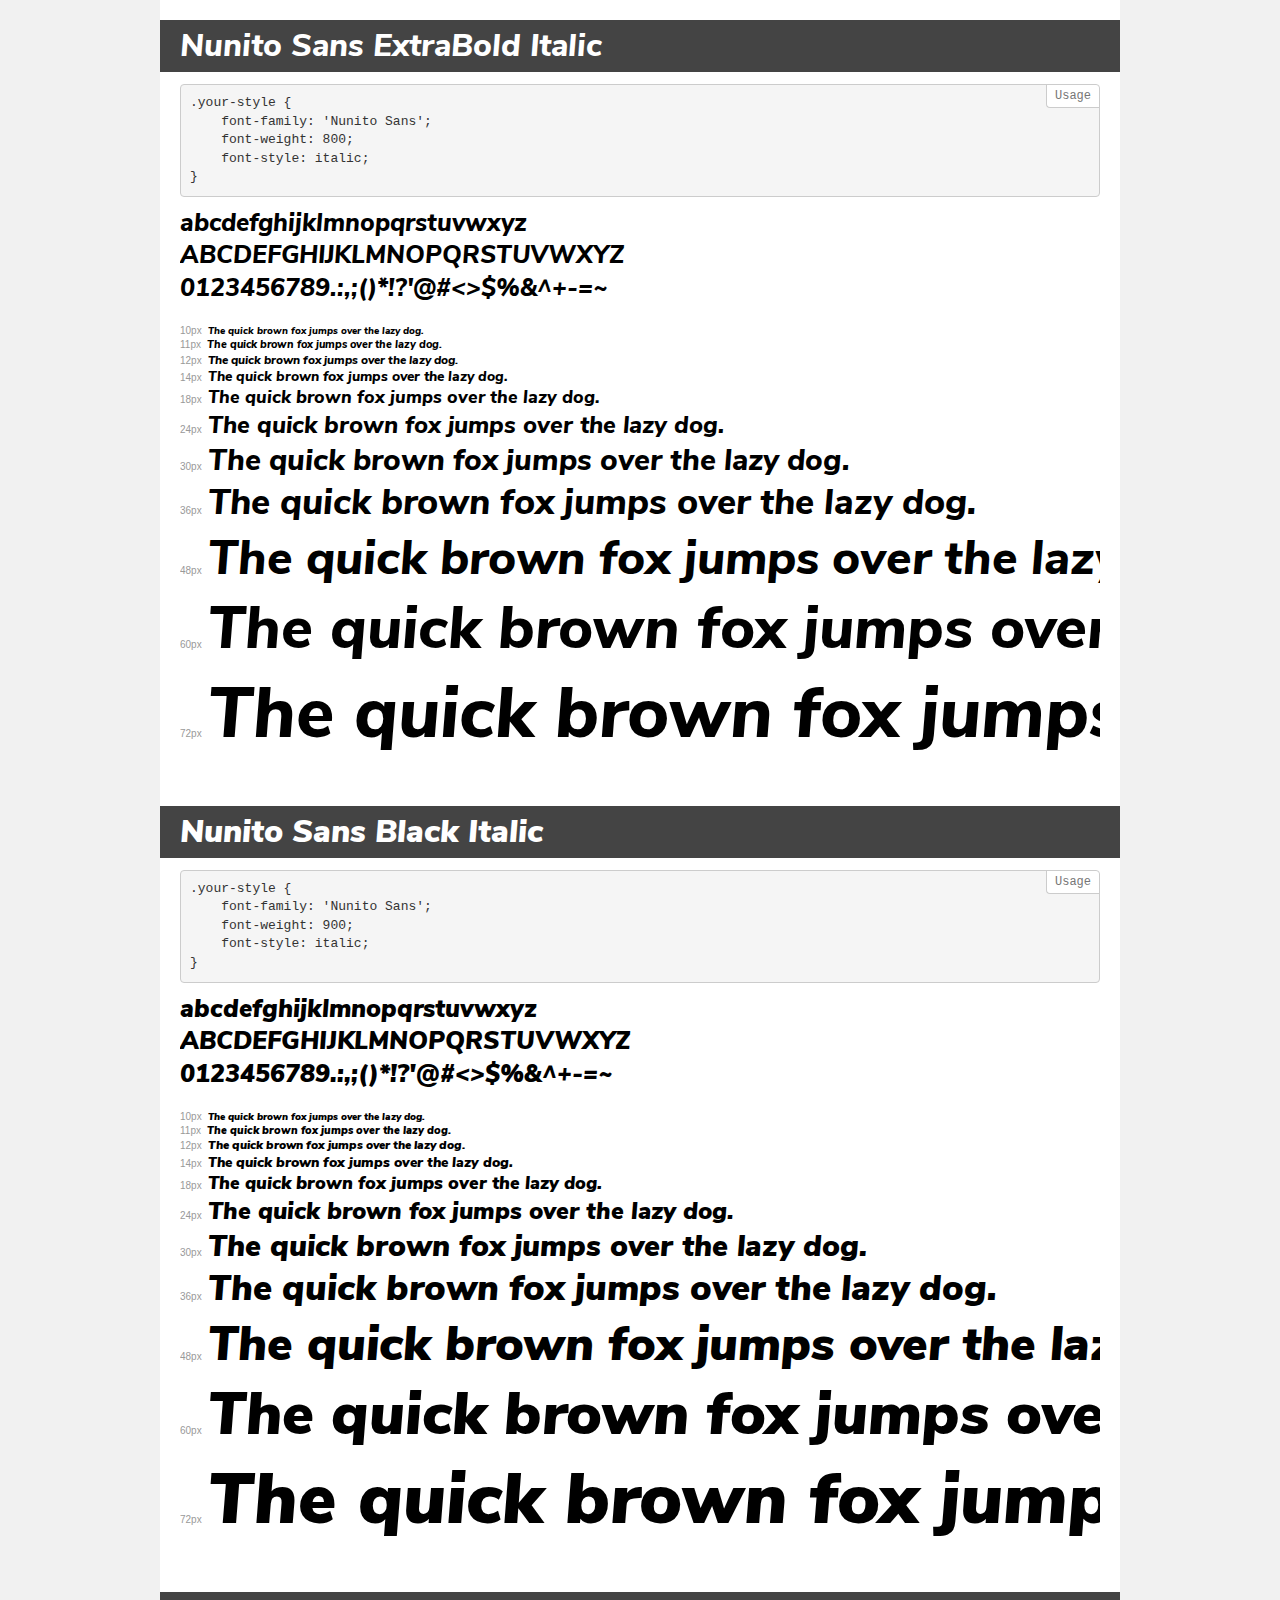
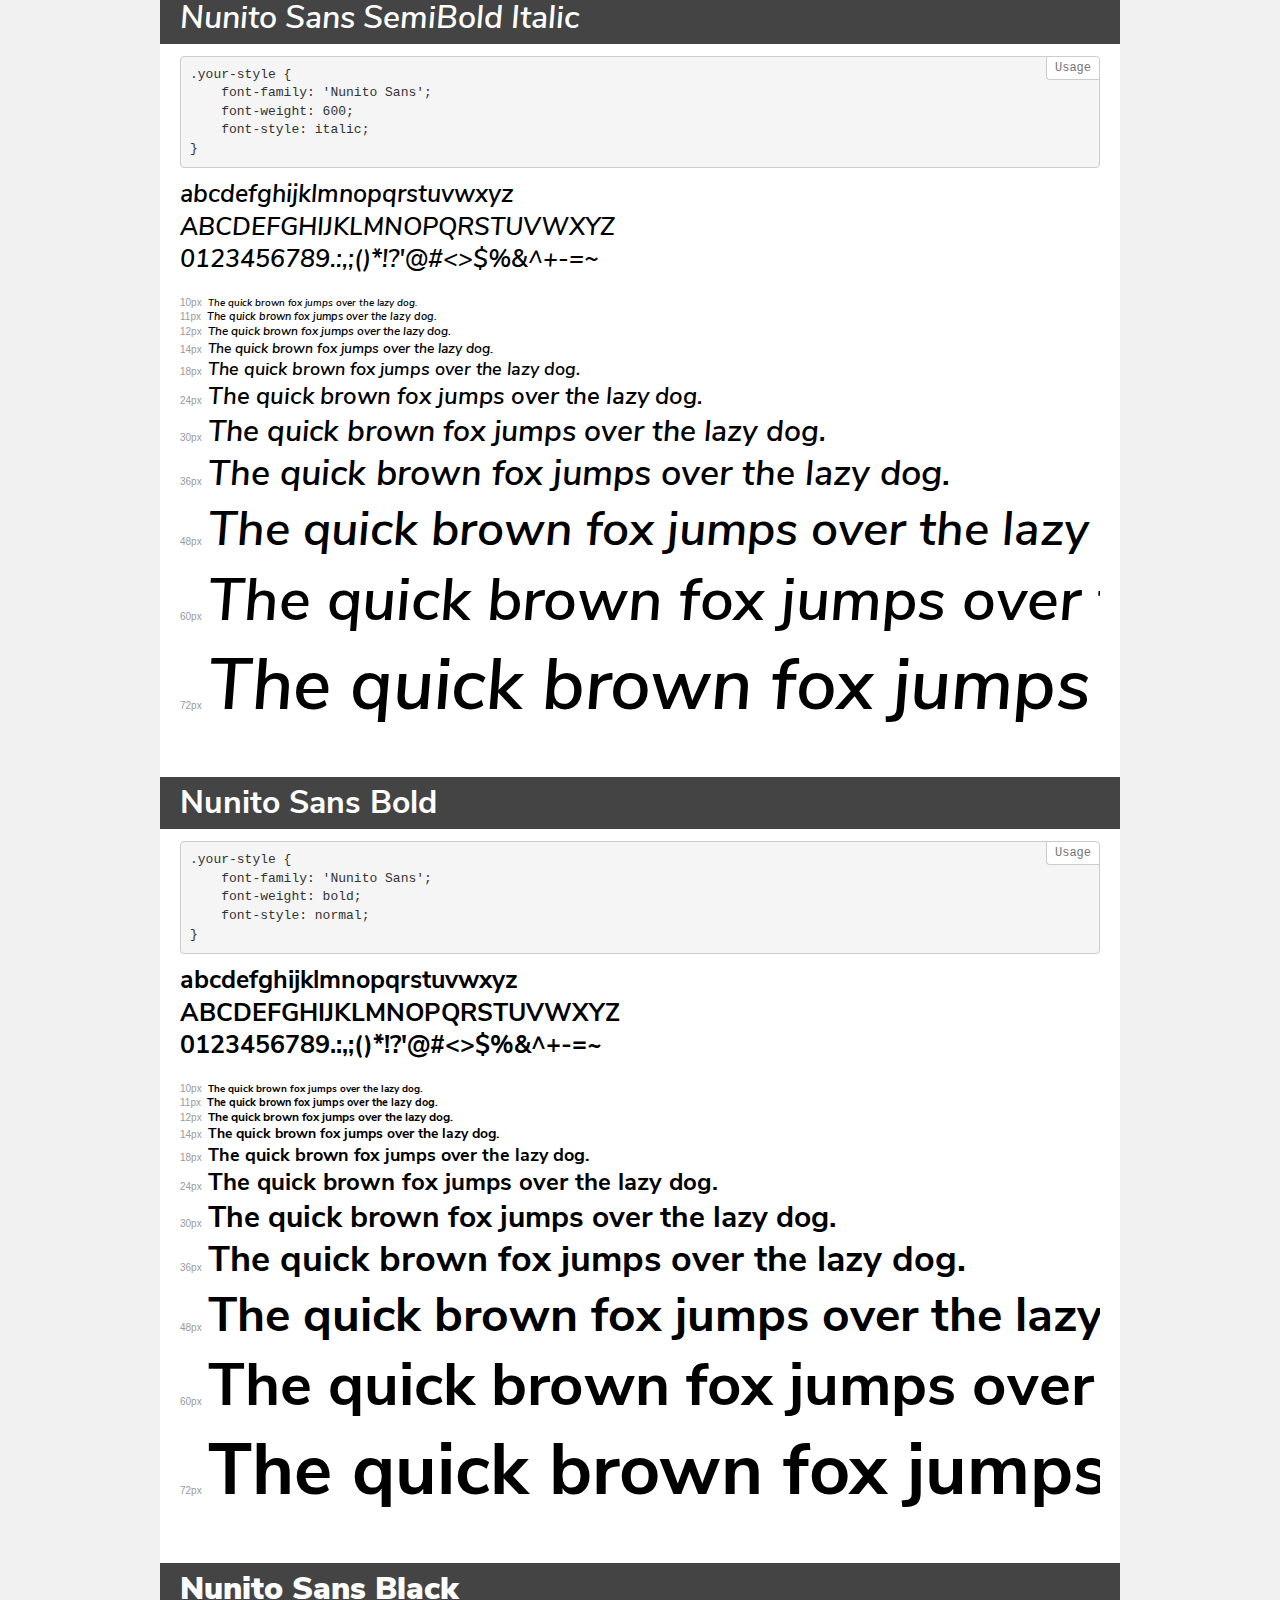
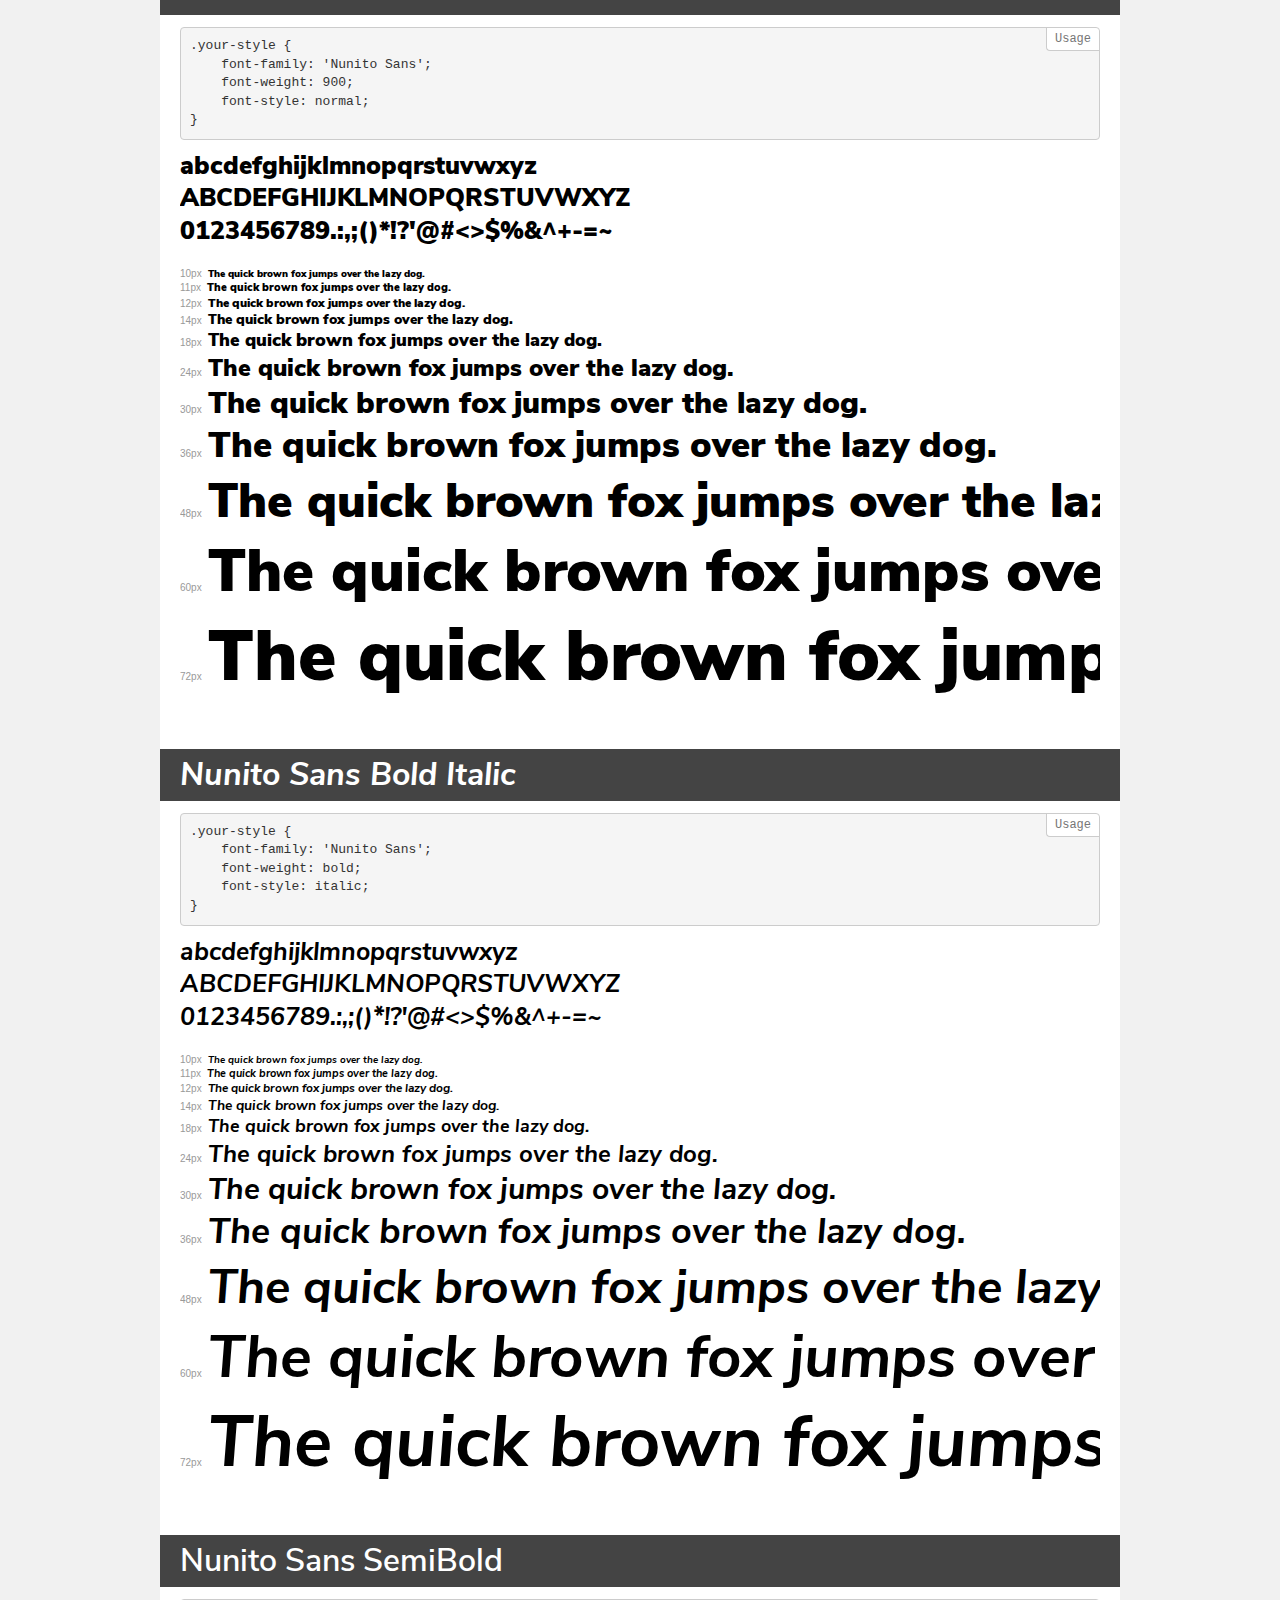
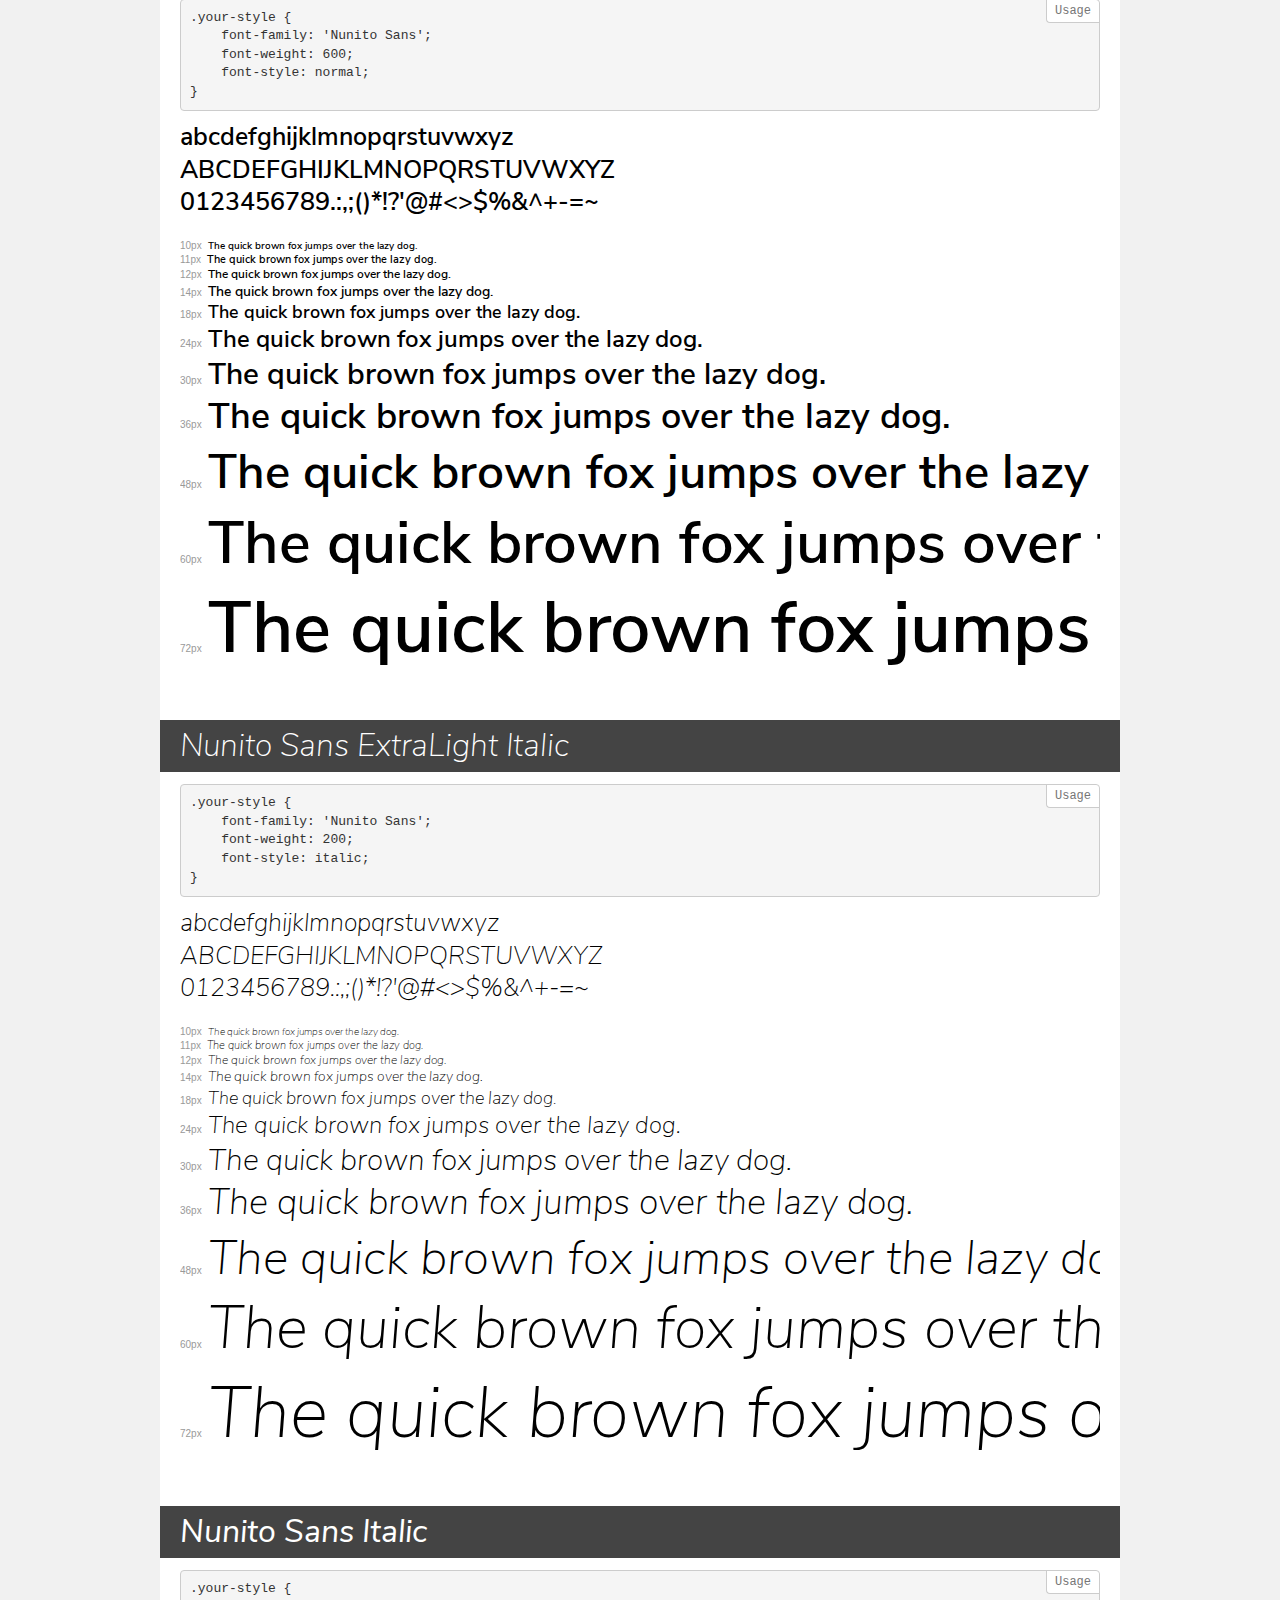
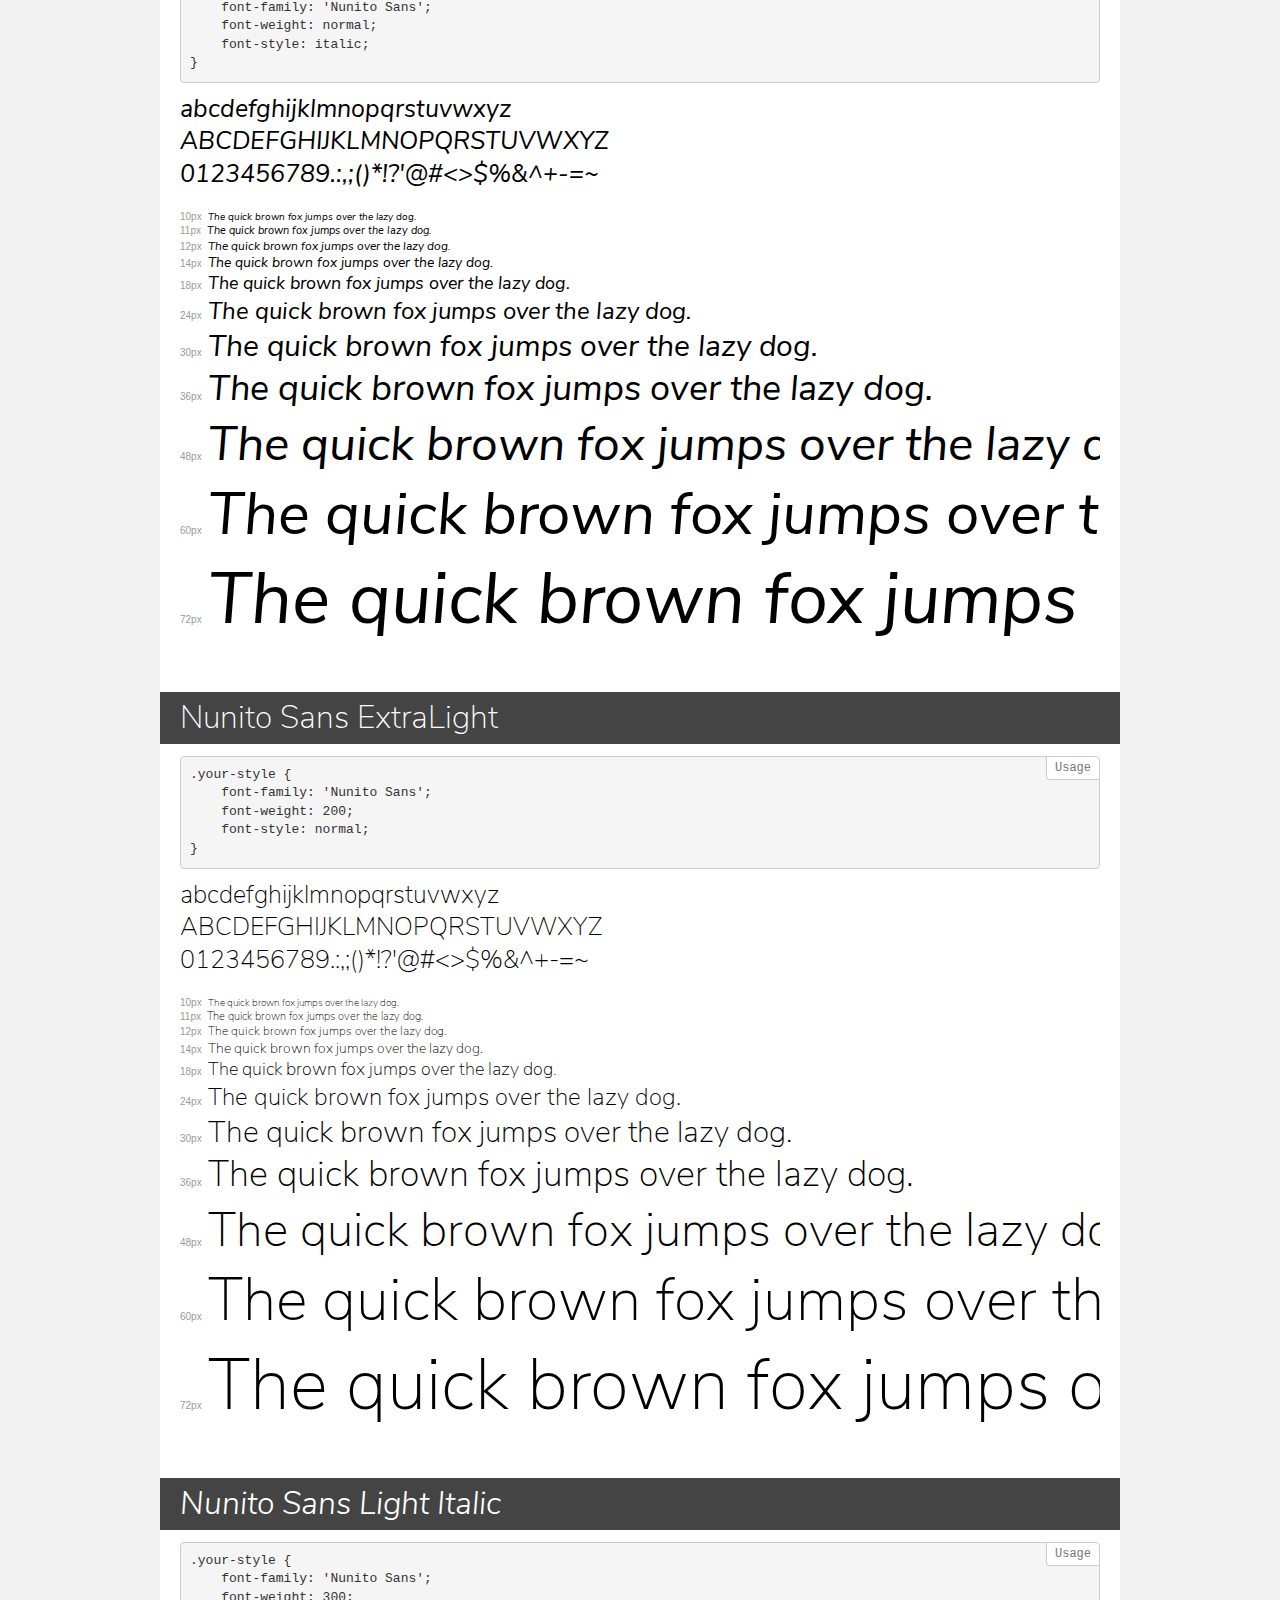
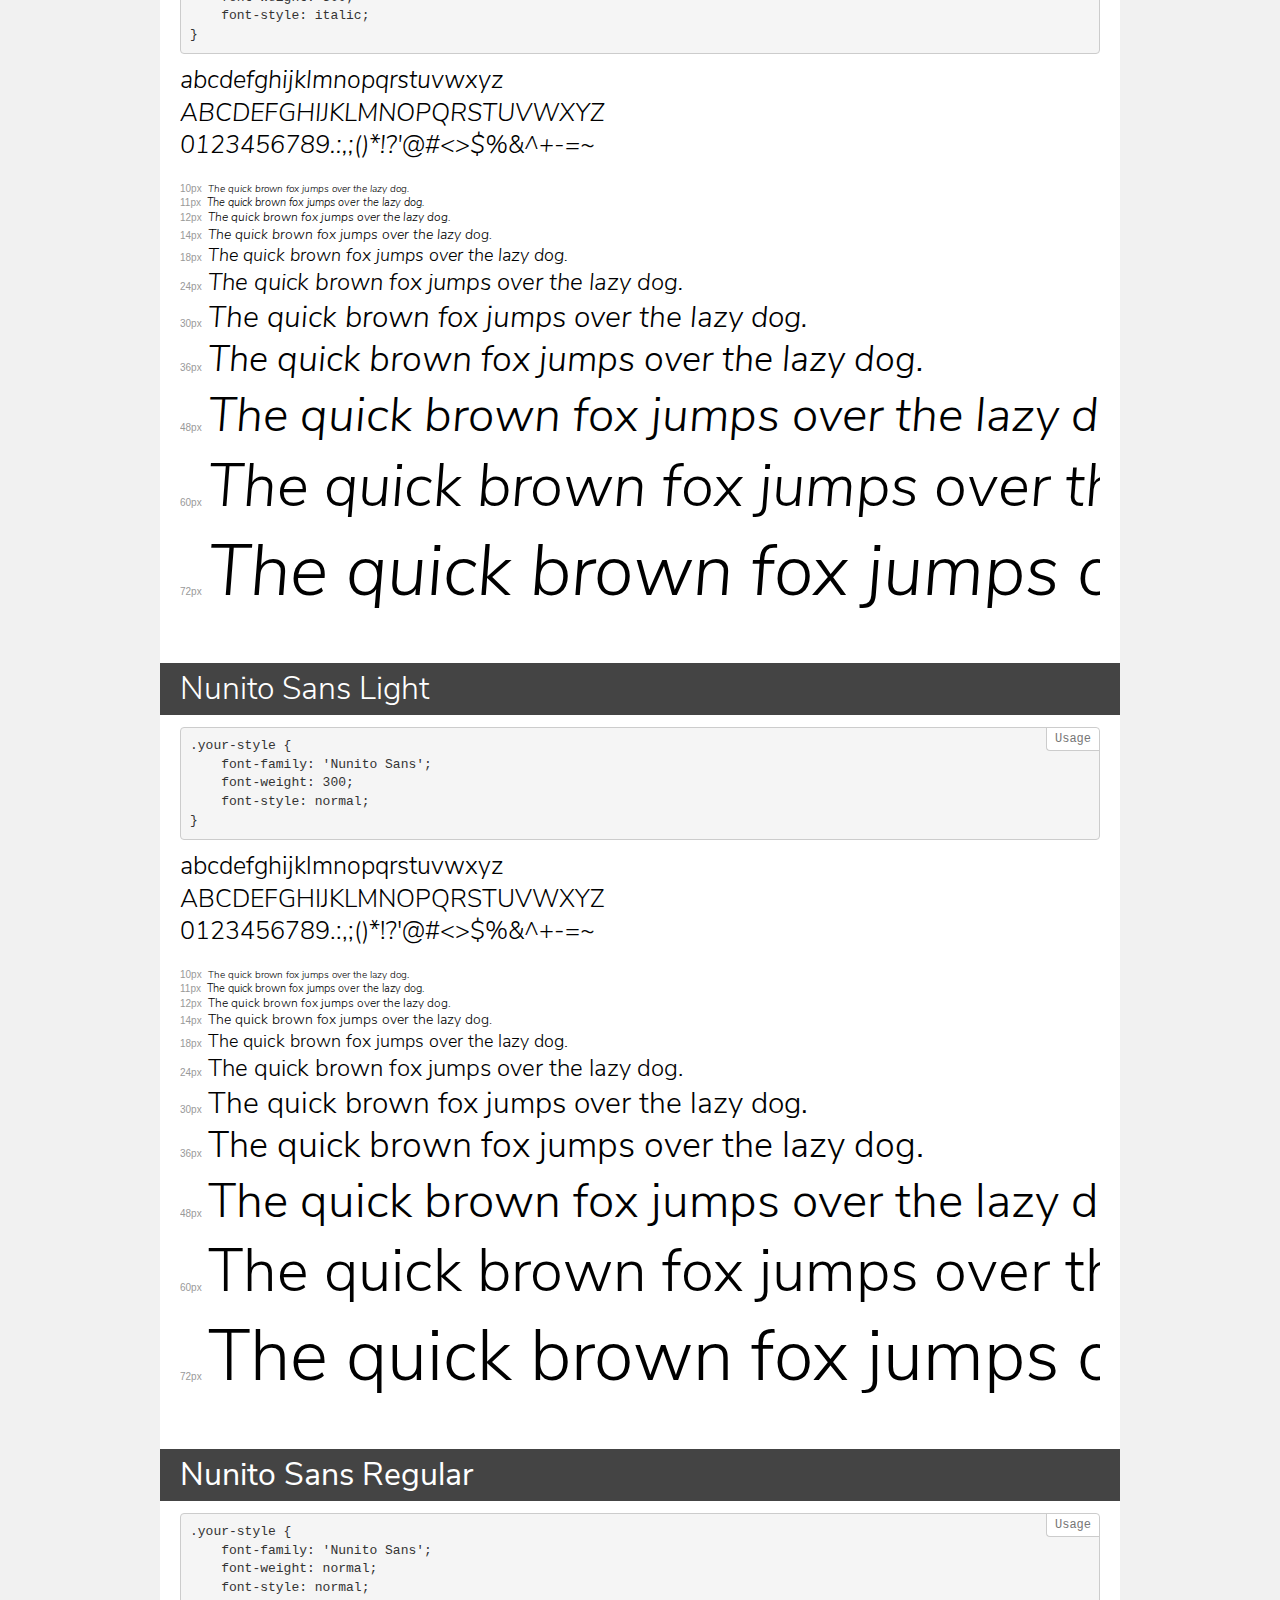
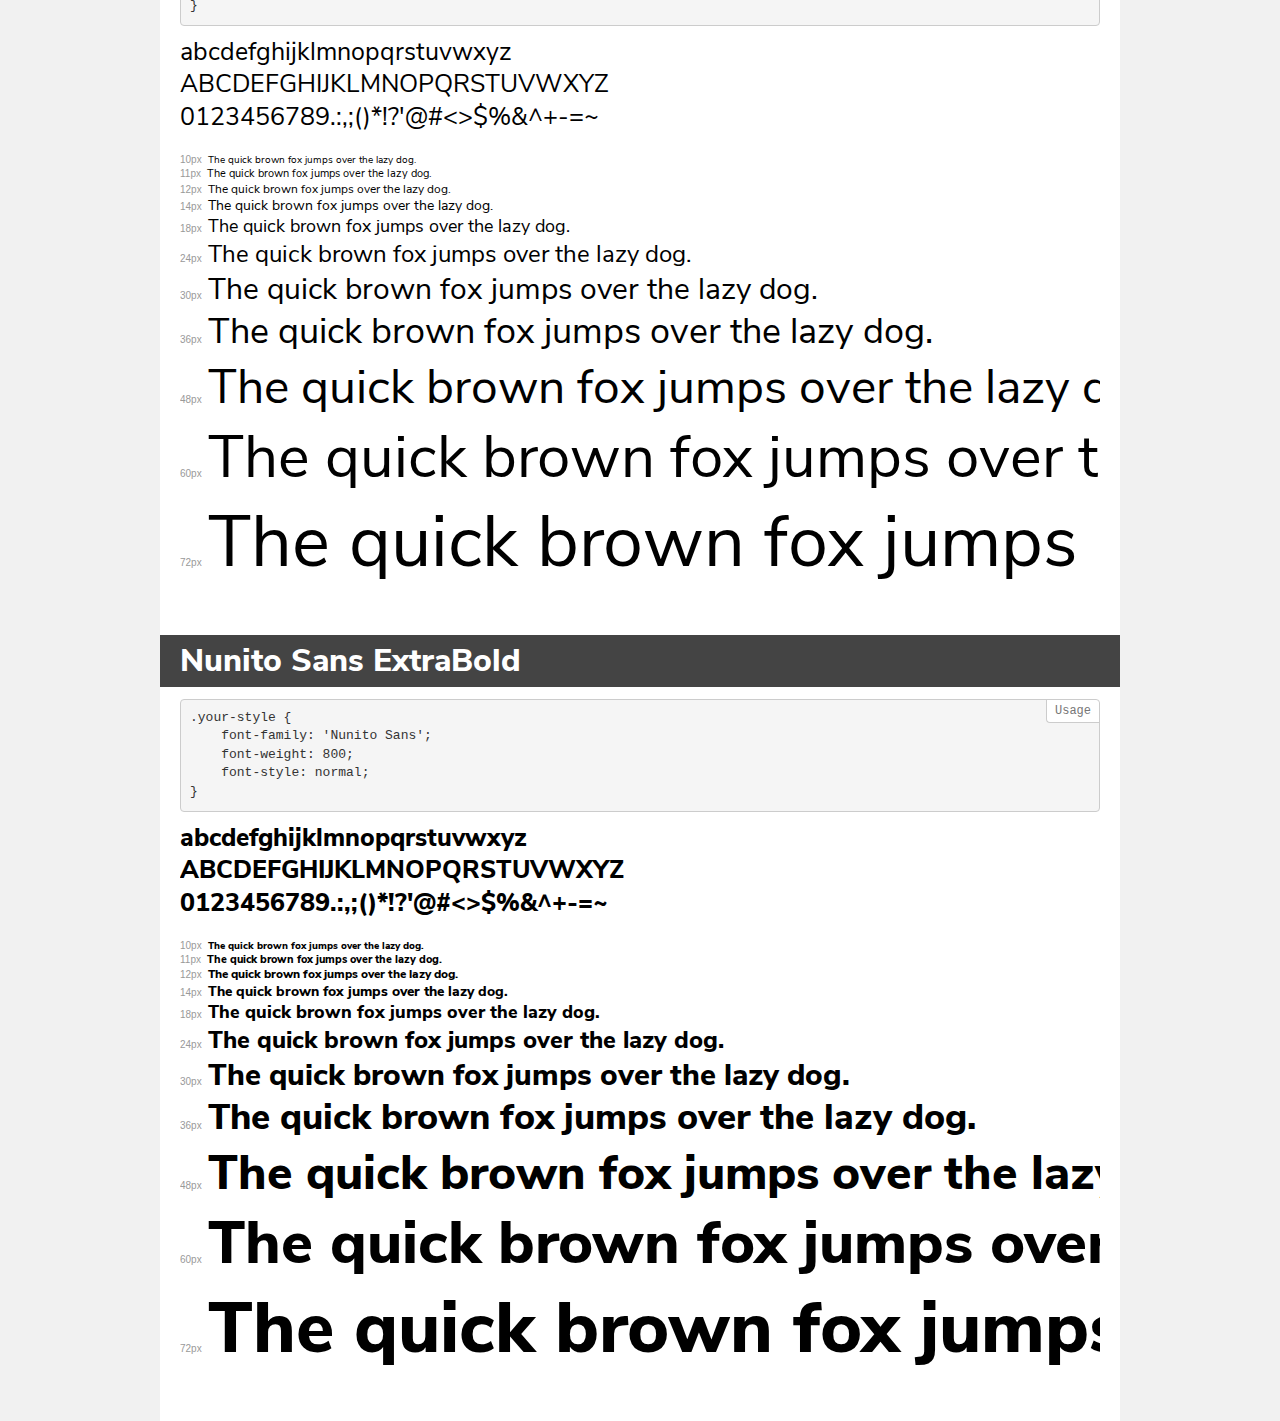
<file: Deejee/assets/fonts/Nunito_Sans/demo.html>
<!DOCTYPE html>
<html>
<head>
    <meta charset="utf-8">
    <meta http-equiv="X-UA-Compatible" content="IE=edge">
    <meta name="viewport" content="width=device-width, initial-scale=1">
    <meta name="robots" content="noindex, noarchive">
    <meta name="format-detection" content="telephone=no">
    <title>Transfonter demo</title>
    <link href="stylesheet.css" rel="stylesheet">
    <style>
        /*
        http://meyerweb.com/eric/tools/css/reset/
        v2.0 | 20110126
        License: none (public domain)
        */
        html, body, div, span, applet, object, iframe,
        h1, h2, h3, h4, h5, h6, p, blockquote, pre,
        a, abbr, acronym, address, big, cite, code,
        del, dfn, em, img, ins, kbd, q, s, samp,
        small, strike, strong, sub, sup, tt, var,
        b, u, i, center,
        dl, dt, dd, ol, ul, li,
        fieldset, form, label, legend,
        table, caption, tbody, tfoot, thead, tr, th, td,
        article, aside, canvas, details, embed,
        figure, figcaption, footer, header, hgroup,
        menu, nav, output, ruby, section, summary,
        time, mark, audio, video {
            margin: 0;
            padding: 0;
            border: 0;
            font-size: 100%;
            font: inherit;
            vertical-align: baseline;
        }
        /* HTML5 display-role reset for older browsers */
        article, aside, details, figcaption, figure,
        footer, header, hgroup, menu, nav, section {
            display: block;
        }
        body {
            line-height: 1;
        }
        ol, ul {
            list-style: none;
        }
        blockquote, q {
            quotes: none;
        }
        blockquote:before, blockquote:after,
        q:before, q:after {
            content: '';
            content: none;
        }
        table {
            border-collapse: collapse;
            border-spacing: 0;
        }
        /* common styles */
        body {
            background: #f1f1f1;
            color: #000;
        }
        .page {
            background: #fff;
            width: 920px;
            margin: 0 auto;
            padding: 20px 20px 0 20px;
            overflow: hidden;
        }
        .font-container {
            overflow-x: auto;
            overflow-y: hidden;
            margin-bottom: 40px;
            line-height: 1.3;
            white-space: nowrap;
            padding-bottom: 5px;
        }
        h1 {
            position: relative;
            background: #444;
            font-size: 32px;
            color: #fff;
            padding: 10px 20px;
            margin: 0 -20px 12px -20px;
        }
        .letters {
            font-size: 25px;
            margin-bottom: 20px;
        }
        .s10:before {
            content: '10px';
        }
        .s11:before {
            content: '11px';
        }
        .s12:before {
            content: '12px';
        }
        .s14:before {
            content: '14px';
        }
        .s18:before {
            content: '18px';
        }
        .s24:before {
            content: '24px';
        }
        .s30:before {
            content: '30px';
        }
        .s36:before {
            content: '36px';
        }
        .s48:before {
            content: '48px';
        }
        .s60:before {
            content: '60px';
        }
        .s72:before {
            content: '72px';
        }
        .s10:before, .s11:before, .s12:before, .s14:before,
        .s18:before, .s24:before, .s30:before, .s36:before,
        .s48:before, .s60:before, .s72:before {
            font-family: Arial, sans-serif;
            font-size: 10px;
            font-weight: normal;
            font-style: normal;
            color: #999;
            padding-right: 6px;
        }
        pre {
            display: block;
            position: relative;
            padding: 9px;
            margin: 0 0 10px;
            font-family: Monaco, Menlo, Consolas, "Courier New", monospace !important;
            font-size: 13px;
            line-height: 1.428571429;
            color: #333;
            font-weight: normal !important;
            font-style: normal !important;
            background-color: #f5f5f5;
            border: 1px solid #ccc;
            overflow-x: auto;
            border-radius: 4px;
        }
        pre:after {
            display: block;
            position: absolute;
            right: 0;
            top: 0;
            content: 'Usage';
            line-height: 1;
            padding: 5px 8px;
            font-size: 12px;
            color: #767676;
            background-color: #fff;
            border: 1px solid #ccc;
            border-right: none;
            border-top: none;
            border-radius: 0 4px 0 4px;
            z-index: 10;
        }
        /* responsive */
        @media (max-width: 959px) {
            .page {
                width: auto;
                margin: 0;
            }
        }
    </style>
</head>
<body>
<div class="page">
    <div class="demo" style="font-family: 'Nunito Sans'; font-weight: 800; font-style: italic;">
        <h1>Nunito Sans ExtraBold Italic</h1>
        <pre>.your-style {
    font-family: 'Nunito Sans';
    font-weight: 800;
    font-style: italic;
}</pre>
        <div class="font-container">
            <p class="letters">
                abcdefghijklmnopqrstuvwxyz<br>
ABCDEFGHIJKLMNOPQRSTUVWXYZ<br>
                0123456789.:,;()*!?'@#<>$%&^+-=~
            </p>
            <p class="s10" style="font-size: 10px;">The quick brown fox jumps over the lazy dog.</p>
            <p class="s11" style="font-size: 11px;">The quick brown fox jumps over the lazy dog.</p>
            <p class="s12" style="font-size: 12px;">The quick brown fox jumps over the lazy dog.</p>
            <p class="s14" style="font-size: 14px;">The quick brown fox jumps over the lazy dog.</p>
            <p class="s18" style="font-size: 18px;">The quick brown fox jumps over the lazy dog.</p>
            <p class="s24" style="font-size: 24px;">The quick brown fox jumps over the lazy dog.</p>
            <p class="s30" style="font-size: 30px;">The quick brown fox jumps over the lazy dog.</p>
            <p class="s36" style="font-size: 36px;">The quick brown fox jumps over the lazy dog.</p>
            <p class="s48" style="font-size: 48px;">The quick brown fox jumps over the lazy dog.</p>
            <p class="s60" style="font-size: 60px;">The quick brown fox jumps over the lazy dog.</p>
            <p class="s72" style="font-size: 72px;">The quick brown fox jumps over the lazy dog.</p>
        </div>
    </div>
    <div class="demo" style="font-family: 'Nunito Sans'; font-weight: 900; font-style: italic;">
        <h1>Nunito Sans Black Italic</h1>
        <pre>.your-style {
    font-family: 'Nunito Sans';
    font-weight: 900;
    font-style: italic;
}</pre>
        <div class="font-container">
            <p class="letters">
                abcdefghijklmnopqrstuvwxyz<br>
ABCDEFGHIJKLMNOPQRSTUVWXYZ<br>
                0123456789.:,;()*!?'@#<>$%&^+-=~
            </p>
            <p class="s10" style="font-size: 10px;">The quick brown fox jumps over the lazy dog.</p>
            <p class="s11" style="font-size: 11px;">The quick brown fox jumps over the lazy dog.</p>
            <p class="s12" style="font-size: 12px;">The quick brown fox jumps over the lazy dog.</p>
            <p class="s14" style="font-size: 14px;">The quick brown fox jumps over the lazy dog.</p>
            <p class="s18" style="font-size: 18px;">The quick brown fox jumps over the lazy dog.</p>
            <p class="s24" style="font-size: 24px;">The quick brown fox jumps over the lazy dog.</p>
            <p class="s30" style="font-size: 30px;">The quick brown fox jumps over the lazy dog.</p>
            <p class="s36" style="font-size: 36px;">The quick brown fox jumps over the lazy dog.</p>
            <p class="s48" style="font-size: 48px;">The quick brown fox jumps over the lazy dog.</p>
            <p class="s60" style="font-size: 60px;">The quick brown fox jumps over the lazy dog.</p>
            <p class="s72" style="font-size: 72px;">The quick brown fox jumps over the lazy dog.</p>
        </div>
    </div>
    <div class="demo" style="font-family: 'Nunito Sans'; font-weight: 600; font-style: italic;">
        <h1>Nunito Sans SemiBold Italic</h1>
        <pre>.your-style {
    font-family: 'Nunito Sans';
    font-weight: 600;
    font-style: italic;
}</pre>
        <div class="font-container">
            <p class="letters">
                abcdefghijklmnopqrstuvwxyz<br>
ABCDEFGHIJKLMNOPQRSTUVWXYZ<br>
                0123456789.:,;()*!?'@#<>$%&^+-=~
            </p>
            <p class="s10" style="font-size: 10px;">The quick brown fox jumps over the lazy dog.</p>
            <p class="s11" style="font-size: 11px;">The quick brown fox jumps over the lazy dog.</p>
            <p class="s12" style="font-size: 12px;">The quick brown fox jumps over the lazy dog.</p>
            <p class="s14" style="font-size: 14px;">The quick brown fox jumps over the lazy dog.</p>
            <p class="s18" style="font-size: 18px;">The quick brown fox jumps over the lazy dog.</p>
            <p class="s24" style="font-size: 24px;">The quick brown fox jumps over the lazy dog.</p>
            <p class="s30" style="font-size: 30px;">The quick brown fox jumps over the lazy dog.</p>
            <p class="s36" style="font-size: 36px;">The quick brown fox jumps over the lazy dog.</p>
            <p class="s48" style="font-size: 48px;">The quick brown fox jumps over the lazy dog.</p>
            <p class="s60" style="font-size: 60px;">The quick brown fox jumps over the lazy dog.</p>
            <p class="s72" style="font-size: 72px;">The quick brown fox jumps over the lazy dog.</p>
        </div>
    </div>
    <div class="demo" style="font-family: 'Nunito Sans'; font-weight: bold; font-style: normal;">
        <h1>Nunito Sans Bold</h1>
        <pre>.your-style {
    font-family: 'Nunito Sans';
    font-weight: bold;
    font-style: normal;
}</pre>
        <div class="font-container">
            <p class="letters">
                abcdefghijklmnopqrstuvwxyz<br>
ABCDEFGHIJKLMNOPQRSTUVWXYZ<br>
                0123456789.:,;()*!?'@#<>$%&^+-=~
            </p>
            <p class="s10" style="font-size: 10px;">The quick brown fox jumps over the lazy dog.</p>
            <p class="s11" style="font-size: 11px;">The quick brown fox jumps over the lazy dog.</p>
            <p class="s12" style="font-size: 12px;">The quick brown fox jumps over the lazy dog.</p>
            <p class="s14" style="font-size: 14px;">The quick brown fox jumps over the lazy dog.</p>
            <p class="s18" style="font-size: 18px;">The quick brown fox jumps over the lazy dog.</p>
            <p class="s24" style="font-size: 24px;">The quick brown fox jumps over the lazy dog.</p>
            <p class="s30" style="font-size: 30px;">The quick brown fox jumps over the lazy dog.</p>
            <p class="s36" style="font-size: 36px;">The quick brown fox jumps over the lazy dog.</p>
            <p class="s48" style="font-size: 48px;">The quick brown fox jumps over the lazy dog.</p>
            <p class="s60" style="font-size: 60px;">The quick brown fox jumps over the lazy dog.</p>
            <p class="s72" style="font-size: 72px;">The quick brown fox jumps over the lazy dog.</p>
        </div>
    </div>
    <div class="demo" style="font-family: 'Nunito Sans'; font-weight: 900; font-style: normal;">
        <h1>Nunito Sans Black</h1>
        <pre>.your-style {
    font-family: 'Nunito Sans';
    font-weight: 900;
    font-style: normal;
}</pre>
        <div class="font-container">
            <p class="letters">
                abcdefghijklmnopqrstuvwxyz<br>
ABCDEFGHIJKLMNOPQRSTUVWXYZ<br>
                0123456789.:,;()*!?'@#<>$%&^+-=~
            </p>
            <p class="s10" style="font-size: 10px;">The quick brown fox jumps over the lazy dog.</p>
            <p class="s11" style="font-size: 11px;">The quick brown fox jumps over the lazy dog.</p>
            <p class="s12" style="font-size: 12px;">The quick brown fox jumps over the lazy dog.</p>
            <p class="s14" style="font-size: 14px;">The quick brown fox jumps over the lazy dog.</p>
            <p class="s18" style="font-size: 18px;">The quick brown fox jumps over the lazy dog.</p>
            <p class="s24" style="font-size: 24px;">The quick brown fox jumps over the lazy dog.</p>
            <p class="s30" style="font-size: 30px;">The quick brown fox jumps over the lazy dog.</p>
            <p class="s36" style="font-size: 36px;">The quick brown fox jumps over the lazy dog.</p>
            <p class="s48" style="font-size: 48px;">The quick brown fox jumps over the lazy dog.</p>
            <p class="s60" style="font-size: 60px;">The quick brown fox jumps over the lazy dog.</p>
            <p class="s72" style="font-size: 72px;">The quick brown fox jumps over the lazy dog.</p>
        </div>
    </div>
    <div class="demo" style="font-family: 'Nunito Sans'; font-weight: bold; font-style: italic;">
        <h1>Nunito Sans Bold Italic</h1>
        <pre>.your-style {
    font-family: 'Nunito Sans';
    font-weight: bold;
    font-style: italic;
}</pre>
        <div class="font-container">
            <p class="letters">
                abcdefghijklmnopqrstuvwxyz<br>
ABCDEFGHIJKLMNOPQRSTUVWXYZ<br>
                0123456789.:,;()*!?'@#<>$%&^+-=~
            </p>
            <p class="s10" style="font-size: 10px;">The quick brown fox jumps over the lazy dog.</p>
            <p class="s11" style="font-size: 11px;">The quick brown fox jumps over the lazy dog.</p>
            <p class="s12" style="font-size: 12px;">The quick brown fox jumps over the lazy dog.</p>
            <p class="s14" style="font-size: 14px;">The quick brown fox jumps over the lazy dog.</p>
            <p class="s18" style="font-size: 18px;">The quick brown fox jumps over the lazy dog.</p>
            <p class="s24" style="font-size: 24px;">The quick brown fox jumps over the lazy dog.</p>
            <p class="s30" style="font-size: 30px;">The quick brown fox jumps over the lazy dog.</p>
            <p class="s36" style="font-size: 36px;">The quick brown fox jumps over the lazy dog.</p>
            <p class="s48" style="font-size: 48px;">The quick brown fox jumps over the lazy dog.</p>
            <p class="s60" style="font-size: 60px;">The quick brown fox jumps over the lazy dog.</p>
            <p class="s72" style="font-size: 72px;">The quick brown fox jumps over the lazy dog.</p>
        </div>
    </div>
    <div class="demo" style="font-family: 'Nunito Sans'; font-weight: 600; font-style: normal;">
        <h1>Nunito Sans SemiBold</h1>
        <pre>.your-style {
    font-family: 'Nunito Sans';
    font-weight: 600;
    font-style: normal;
}</pre>
        <div class="font-container">
            <p class="letters">
                abcdefghijklmnopqrstuvwxyz<br>
ABCDEFGHIJKLMNOPQRSTUVWXYZ<br>
                0123456789.:,;()*!?'@#<>$%&^+-=~
            </p>
            <p class="s10" style="font-size: 10px;">The quick brown fox jumps over the lazy dog.</p>
            <p class="s11" style="font-size: 11px;">The quick brown fox jumps over the lazy dog.</p>
            <p class="s12" style="font-size: 12px;">The quick brown fox jumps over the lazy dog.</p>
            <p class="s14" style="font-size: 14px;">The quick brown fox jumps over the lazy dog.</p>
            <p class="s18" style="font-size: 18px;">The quick brown fox jumps over the lazy dog.</p>
            <p class="s24" style="font-size: 24px;">The quick brown fox jumps over the lazy dog.</p>
            <p class="s30" style="font-size: 30px;">The quick brown fox jumps over the lazy dog.</p>
            <p class="s36" style="font-size: 36px;">The quick brown fox jumps over the lazy dog.</p>
            <p class="s48" style="font-size: 48px;">The quick brown fox jumps over the lazy dog.</p>
            <p class="s60" style="font-size: 60px;">The quick brown fox jumps over the lazy dog.</p>
            <p class="s72" style="font-size: 72px;">The quick brown fox jumps over the lazy dog.</p>
        </div>
    </div>
    <div class="demo" style="font-family: 'Nunito Sans'; font-weight: 200; font-style: italic;">
        <h1>Nunito Sans ExtraLight Italic</h1>
        <pre>.your-style {
    font-family: 'Nunito Sans';
    font-weight: 200;
    font-style: italic;
}</pre>
        <div class="font-container">
            <p class="letters">
                abcdefghijklmnopqrstuvwxyz<br>
ABCDEFGHIJKLMNOPQRSTUVWXYZ<br>
                0123456789.:,;()*!?'@#<>$%&^+-=~
            </p>
            <p class="s10" style="font-size: 10px;">The quick brown fox jumps over the lazy dog.</p>
            <p class="s11" style="font-size: 11px;">The quick brown fox jumps over the lazy dog.</p>
            <p class="s12" style="font-size: 12px;">The quick brown fox jumps over the lazy dog.</p>
            <p class="s14" style="font-size: 14px;">The quick brown fox jumps over the lazy dog.</p>
            <p class="s18" style="font-size: 18px;">The quick brown fox jumps over the lazy dog.</p>
            <p class="s24" style="font-size: 24px;">The quick brown fox jumps over the lazy dog.</p>
            <p class="s30" style="font-size: 30px;">The quick brown fox jumps over the lazy dog.</p>
            <p class="s36" style="font-size: 36px;">The quick brown fox jumps over the lazy dog.</p>
            <p class="s48" style="font-size: 48px;">The quick brown fox jumps over the lazy dog.</p>
            <p class="s60" style="font-size: 60px;">The quick brown fox jumps over the lazy dog.</p>
            <p class="s72" style="font-size: 72px;">The quick brown fox jumps over the lazy dog.</p>
        </div>
    </div>
    <div class="demo" style="font-family: 'Nunito Sans'; font-weight: normal; font-style: italic;">
        <h1>Nunito Sans Italic</h1>
        <pre>.your-style {
    font-family: 'Nunito Sans';
    font-weight: normal;
    font-style: italic;
}</pre>
        <div class="font-container">
            <p class="letters">
                abcdefghijklmnopqrstuvwxyz<br>
ABCDEFGHIJKLMNOPQRSTUVWXYZ<br>
                0123456789.:,;()*!?'@#<>$%&^+-=~
            </p>
            <p class="s10" style="font-size: 10px;">The quick brown fox jumps over the lazy dog.</p>
            <p class="s11" style="font-size: 11px;">The quick brown fox jumps over the lazy dog.</p>
            <p class="s12" style="font-size: 12px;">The quick brown fox jumps over the lazy dog.</p>
            <p class="s14" style="font-size: 14px;">The quick brown fox jumps over the lazy dog.</p>
            <p class="s18" style="font-size: 18px;">The quick brown fox jumps over the lazy dog.</p>
            <p class="s24" style="font-size: 24px;">The quick brown fox jumps over the lazy dog.</p>
            <p class="s30" style="font-size: 30px;">The quick brown fox jumps over the lazy dog.</p>
            <p class="s36" style="font-size: 36px;">The quick brown fox jumps over the lazy dog.</p>
            <p class="s48" style="font-size: 48px;">The quick brown fox jumps over the lazy dog.</p>
            <p class="s60" style="font-size: 60px;">The quick brown fox jumps over the lazy dog.</p>
            <p class="s72" style="font-size: 72px;">The quick brown fox jumps over the lazy dog.</p>
        </div>
    </div>
    <div class="demo" style="font-family: 'Nunito Sans'; font-weight: 200; font-style: normal;">
        <h1>Nunito Sans ExtraLight</h1>
        <pre>.your-style {
    font-family: 'Nunito Sans';
    font-weight: 200;
    font-style: normal;
}</pre>
        <div class="font-container">
            <p class="letters">
                abcdefghijklmnopqrstuvwxyz<br>
ABCDEFGHIJKLMNOPQRSTUVWXYZ<br>
                0123456789.:,;()*!?'@#<>$%&^+-=~
            </p>
            <p class="s10" style="font-size: 10px;">The quick brown fox jumps over the lazy dog.</p>
            <p class="s11" style="font-size: 11px;">The quick brown fox jumps over the lazy dog.</p>
            <p class="s12" style="font-size: 12px;">The quick brown fox jumps over the lazy dog.</p>
            <p class="s14" style="font-size: 14px;">The quick brown fox jumps over the lazy dog.</p>
            <p class="s18" style="font-size: 18px;">The quick brown fox jumps over the lazy dog.</p>
            <p class="s24" style="font-size: 24px;">The quick brown fox jumps over the lazy dog.</p>
            <p class="s30" style="font-size: 30px;">The quick brown fox jumps over the lazy dog.</p>
            <p class="s36" style="font-size: 36px;">The quick brown fox jumps over the lazy dog.</p>
            <p class="s48" style="font-size: 48px;">The quick brown fox jumps over the lazy dog.</p>
            <p class="s60" style="font-size: 60px;">The quick brown fox jumps over the lazy dog.</p>
            <p class="s72" style="font-size: 72px;">The quick brown fox jumps over the lazy dog.</p>
        </div>
    </div>
    <div class="demo" style="font-family: 'Nunito Sans'; font-weight: 300; font-style: italic;">
        <h1>Nunito Sans Light Italic</h1>
        <pre>.your-style {
    font-family: 'Nunito Sans';
    font-weight: 300;
    font-style: italic;
}</pre>
        <div class="font-container">
            <p class="letters">
                abcdefghijklmnopqrstuvwxyz<br>
ABCDEFGHIJKLMNOPQRSTUVWXYZ<br>
                0123456789.:,;()*!?'@#<>$%&^+-=~
            </p>
            <p class="s10" style="font-size: 10px;">The quick brown fox jumps over the lazy dog.</p>
            <p class="s11" style="font-size: 11px;">The quick brown fox jumps over the lazy dog.</p>
            <p class="s12" style="font-size: 12px;">The quick brown fox jumps over the lazy dog.</p>
            <p class="s14" style="font-size: 14px;">The quick brown fox jumps over the lazy dog.</p>
            <p class="s18" style="font-size: 18px;">The quick brown fox jumps over the lazy dog.</p>
            <p class="s24" style="font-size: 24px;">The quick brown fox jumps over the lazy dog.</p>
            <p class="s30" style="font-size: 30px;">The quick brown fox jumps over the lazy dog.</p>
            <p class="s36" style="font-size: 36px;">The quick brown fox jumps over the lazy dog.</p>
            <p class="s48" style="font-size: 48px;">The quick brown fox jumps over the lazy dog.</p>
            <p class="s60" style="font-size: 60px;">The quick brown fox jumps over the lazy dog.</p>
            <p class="s72" style="font-size: 72px;">The quick brown fox jumps over the lazy dog.</p>
        </div>
    </div>
    <div class="demo" style="font-family: 'Nunito Sans'; font-weight: 300; font-style: normal;">
        <h1>Nunito Sans Light</h1>
        <pre>.your-style {
    font-family: 'Nunito Sans';
    font-weight: 300;
    font-style: normal;
}</pre>
        <div class="font-container">
            <p class="letters">
                abcdefghijklmnopqrstuvwxyz<br>
ABCDEFGHIJKLMNOPQRSTUVWXYZ<br>
                0123456789.:,;()*!?'@#<>$%&^+-=~
            </p>
            <p class="s10" style="font-size: 10px;">The quick brown fox jumps over the lazy dog.</p>
            <p class="s11" style="font-size: 11px;">The quick brown fox jumps over the lazy dog.</p>
            <p class="s12" style="font-size: 12px;">The quick brown fox jumps over the lazy dog.</p>
            <p class="s14" style="font-size: 14px;">The quick brown fox jumps over the lazy dog.</p>
            <p class="s18" style="font-size: 18px;">The quick brown fox jumps over the lazy dog.</p>
            <p class="s24" style="font-size: 24px;">The quick brown fox jumps over the lazy dog.</p>
            <p class="s30" style="font-size: 30px;">The quick brown fox jumps over the lazy dog.</p>
            <p class="s36" style="font-size: 36px;">The quick brown fox jumps over the lazy dog.</p>
            <p class="s48" style="font-size: 48px;">The quick brown fox jumps over the lazy dog.</p>
            <p class="s60" style="font-size: 60px;">The quick brown fox jumps over the lazy dog.</p>
            <p class="s72" style="font-size: 72px;">The quick brown fox jumps over the lazy dog.</p>
        </div>
    </div>
    <div class="demo" style="font-family: 'Nunito Sans'; font-weight: normal; font-style: normal;">
        <h1>Nunito Sans Regular</h1>
        <pre>.your-style {
    font-family: 'Nunito Sans';
    font-weight: normal;
    font-style: normal;
}</pre>
        <div class="font-container">
            <p class="letters">
                abcdefghijklmnopqrstuvwxyz<br>
ABCDEFGHIJKLMNOPQRSTUVWXYZ<br>
                0123456789.:,;()*!?'@#<>$%&^+-=~
            </p>
            <p class="s10" style="font-size: 10px;">The quick brown fox jumps over the lazy dog.</p>
            <p class="s11" style="font-size: 11px;">The quick brown fox jumps over the lazy dog.</p>
            <p class="s12" style="font-size: 12px;">The quick brown fox jumps over the lazy dog.</p>
            <p class="s14" style="font-size: 14px;">The quick brown fox jumps over the lazy dog.</p>
            <p class="s18" style="font-size: 18px;">The quick brown fox jumps over the lazy dog.</p>
            <p class="s24" style="font-size: 24px;">The quick brown fox jumps over the lazy dog.</p>
            <p class="s30" style="font-size: 30px;">The quick brown fox jumps over the lazy dog.</p>
            <p class="s36" style="font-size: 36px;">The quick brown fox jumps over the lazy dog.</p>
            <p class="s48" style="font-size: 48px;">The quick brown fox jumps over the lazy dog.</p>
            <p class="s60" style="font-size: 60px;">The quick brown fox jumps over the lazy dog.</p>
            <p class="s72" style="font-size: 72px;">The quick brown fox jumps over the lazy dog.</p>
        </div>
    </div>
    <div class="demo" style="font-family: 'Nunito Sans'; font-weight: 800; font-style: normal;">
        <h1>Nunito Sans ExtraBold</h1>
        <pre>.your-style {
    font-family: 'Nunito Sans';
    font-weight: 800;
    font-style: normal;
}</pre>
        <div class="font-container">
            <p class="letters">
                abcdefghijklmnopqrstuvwxyz<br>
ABCDEFGHIJKLMNOPQRSTUVWXYZ<br>
                0123456789.:,;()*!?'@#<>$%&^+-=~
            </p>
            <p class="s10" style="font-size: 10px;">The quick brown fox jumps over the lazy dog.</p>
            <p class="s11" style="font-size: 11px;">The quick brown fox jumps over the lazy dog.</p>
            <p class="s12" style="font-size: 12px;">The quick brown fox jumps over the lazy dog.</p>
            <p class="s14" style="font-size: 14px;">The quick brown fox jumps over the lazy dog.</p>
            <p class="s18" style="font-size: 18px;">The quick brown fox jumps over the lazy dog.</p>
            <p class="s24" style="font-size: 24px;">The quick brown fox jumps over the lazy dog.</p>
            <p class="s30" style="font-size: 30px;">The quick brown fox jumps over the lazy dog.</p>
            <p class="s36" style="font-size: 36px;">The quick brown fox jumps over the lazy dog.</p>
            <p class="s48" style="font-size: 48px;">The quick brown fox jumps over the lazy dog.</p>
            <p class="s60" style="font-size: 60px;">The quick brown fox jumps over the lazy dog.</p>
            <p class="s72" style="font-size: 72px;">The quick brown fox jumps over the lazy dog.</p>
        </div>
    </div>
</div>
</body>
</html>
</file>
<file: Deejee/assets/fonts/Nunito_Sans/stylesheet.css>
@font-face {
    font-family: 'Nunito Sans';
    src: url('NunitoSans-ExtraBoldItalic.woff2') format('woff2'),
        url('NunitoSans-ExtraBoldItalic.woff') format('woff'),
        url('NunitoSans-ExtraBoldItalic.ttf') format('truetype'),
        url('NunitoSans-ExtraBoldItalic.svg#NunitoSans-ExtraBoldItalic') format('svg');
    font-weight: 800;
    font-style: italic;
}

@font-face {
    font-family: 'Nunito Sans';
    src: url('NunitoSans-BlackItalic.woff2') format('woff2'),
        url('NunitoSans-BlackItalic.woff') format('woff'),
        url('NunitoSans-BlackItalic.ttf') format('truetype'),
        url('NunitoSans-BlackItalic.svg#NunitoSans-BlackItalic') format('svg');
    font-weight: 900;
    font-style: italic;
}

@font-face {
    font-family: 'Nunito Sans';
    src: url('NunitoSans-SemiBoldItalic.woff2') format('woff2'),
        url('NunitoSans-SemiBoldItalic.woff') format('woff'),
        url('NunitoSans-SemiBoldItalic.ttf') format('truetype'),
        url('NunitoSans-SemiBoldItalic.svg#NunitoSans-SemiBoldItalic') format('svg');
    font-weight: 600;
    font-style: italic;
}

@font-face {
    font-family: 'Nunito Sans';
    src: url('NunitoSans-Bold.woff2') format('woff2'),
        url('NunitoSans-Bold.woff') format('woff'),
        url('NunitoSans-Bold.ttf') format('truetype'),
        url('NunitoSans-Bold.svg#NunitoSans-Bold') format('svg');
    font-weight: bold;
    font-style: normal;
}

@font-face {
    font-family: 'Nunito Sans';
    src: url('NunitoSans-Black.woff2') format('woff2'),
        url('NunitoSans-Black.woff') format('woff'),
        url('NunitoSans-Black.ttf') format('truetype'),
        url('NunitoSans-Black.svg#NunitoSans-Black') format('svg');
    font-weight: 900;
    font-style: normal;
}

@font-face {
    font-family: 'Nunito Sans';
    src: url('NunitoSans-BoldItalic.woff2') format('woff2'),
        url('NunitoSans-BoldItalic.woff') format('woff'),
        url('NunitoSans-BoldItalic.ttf') format('truetype'),
        url('NunitoSans-BoldItalic.svg#NunitoSans-BoldItalic') format('svg');
    font-weight: bold;
    font-style: italic;
}

@font-face {
    font-family: 'Nunito Sans';
    src: url('NunitoSans-SemiBold.woff2') format('woff2'),
        url('NunitoSans-SemiBold.woff') format('woff'),
        url('NunitoSans-SemiBold.ttf') format('truetype'),
        url('NunitoSans-SemiBold.svg#NunitoSans-SemiBold') format('svg');
    font-weight: 600;
    font-style: normal;
}

@font-face {
    font-family: 'Nunito Sans';
    src: url('NunitoSans-ExtraLightItalic.woff2') format('woff2'),
        url('NunitoSans-ExtraLightItalic.woff') format('woff'),
        url('NunitoSans-ExtraLightItalic.ttf') format('truetype'),
        url('NunitoSans-ExtraLightItalic.svg#NunitoSans-ExtraLightItalic') format('svg');
    font-weight: 200;
    font-style: italic;
}

@font-face {
    font-family: 'Nunito Sans';
    src: url('NunitoSans-Italic.woff2') format('woff2'),
        url('NunitoSans-Italic.woff') format('woff'),
        url('NunitoSans-Italic.ttf') format('truetype'),
        url('NunitoSans-Italic.svg#NunitoSans-Italic') format('svg');
    font-weight: normal;
    font-style: italic;
}

@font-face {
    font-family: 'Nunito Sans';
    src: url('NunitoSans-ExtraLight.woff2') format('woff2'),
        url('NunitoSans-ExtraLight.woff') format('woff'),
        url('NunitoSans-ExtraLight.ttf') format('truetype'),
        url('NunitoSans-ExtraLight.svg#NunitoSans-ExtraLight') format('svg');
    font-weight: 200;
    font-style: normal;
}

@font-face {
    font-family: 'Nunito Sans';
    src: url('NunitoSans-LightItalic.woff2') format('woff2'),
        url('NunitoSans-LightItalic.woff') format('woff'),
        url('NunitoSans-LightItalic.ttf') format('truetype'),
        url('NunitoSans-LightItalic.svg#NunitoSans-LightItalic') format('svg');
    font-weight: 300;
    font-style: italic;
}

@font-face {
    font-family: 'Nunito Sans';
    src: url('NunitoSans-Light.woff2') format('woff2'),
        url('NunitoSans-Light.woff') format('woff'),
        url('NunitoSans-Light.ttf') format('truetype'),
        url('NunitoSans-Light.svg#NunitoSans-Light') format('svg');
    font-weight: 300;
    font-style: normal;
}

@font-face {
    font-family: 'Nunito Sans';
    src: url('NunitoSans-Regular.woff2') format('woff2'),
        url('NunitoSans-Regular.woff') format('woff'),
        url('NunitoSans-Regular.ttf') format('truetype'),
        url('NunitoSans-Regular.svg#NunitoSans-Regular') format('svg');
    font-weight: normal;
    font-style: normal;
}

@font-face {
    font-family: 'Nunito Sans';
    src: url('NunitoSans-ExtraBold.woff2') format('woff2'),
        url('NunitoSans-ExtraBold.woff') format('woff'),
        url('NunitoSans-ExtraBold.ttf') format('truetype'),
        url('NunitoSans-ExtraBold.svg#NunitoSans-ExtraBold') format('svg');
    font-weight: 800;
    font-style: normal;
}
</file>
